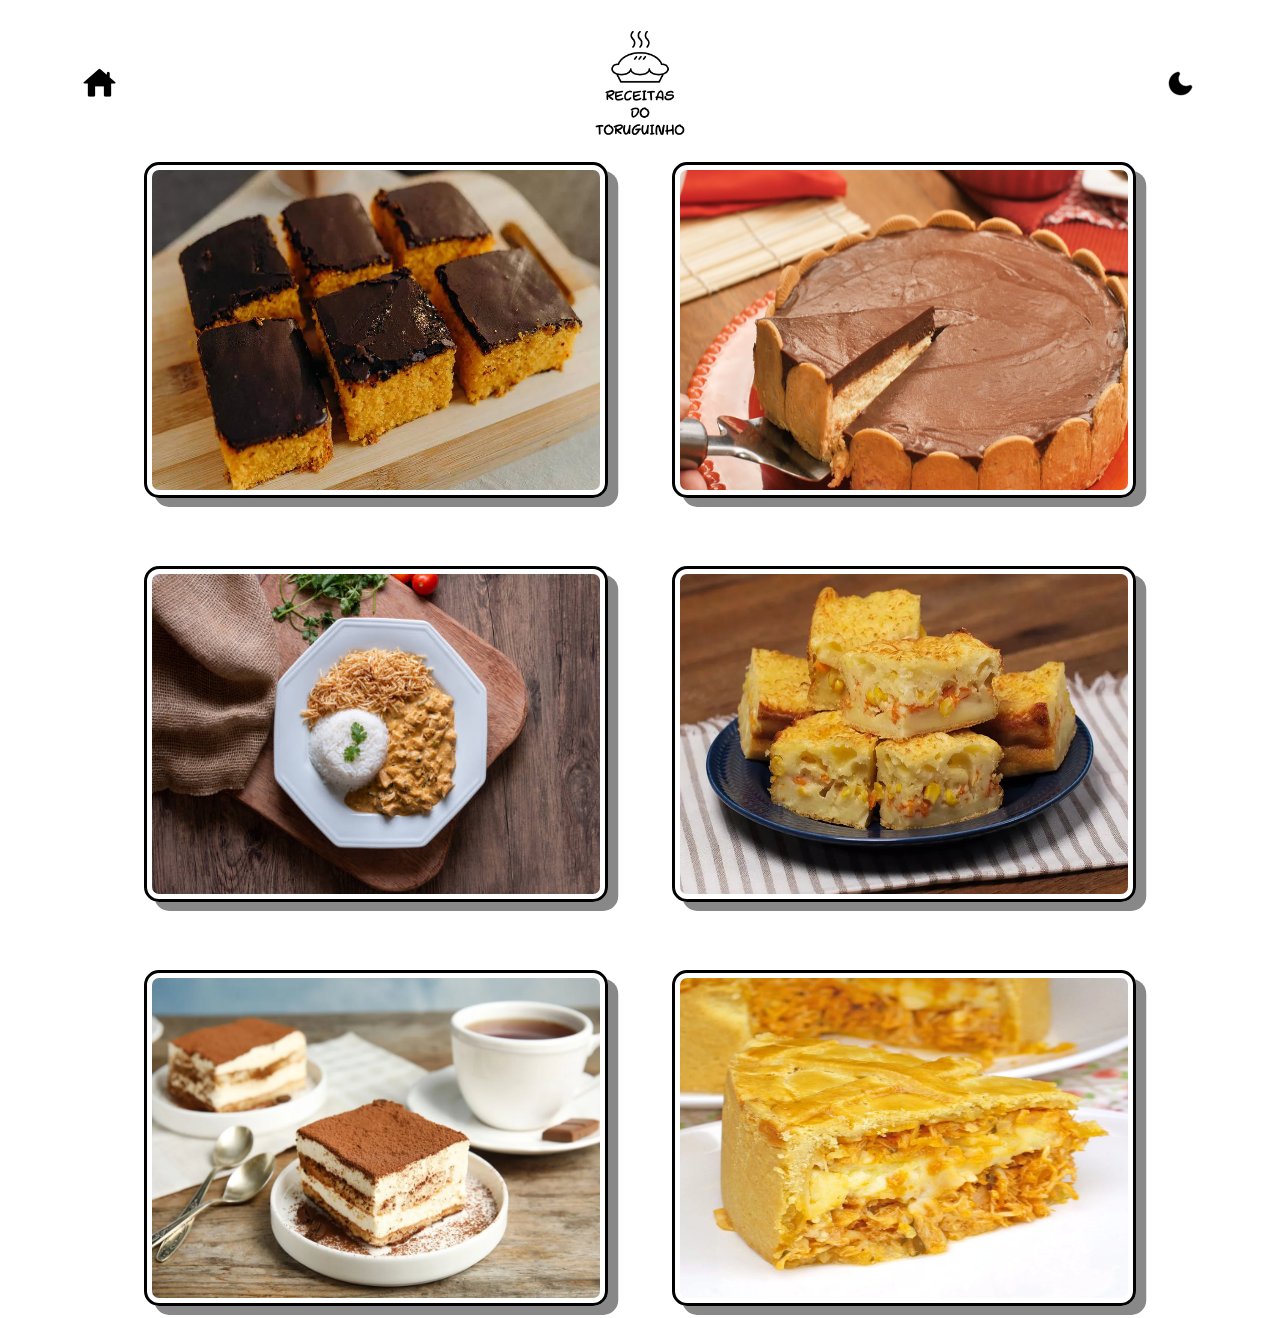
<file: index.html>
<!DOCTYPE html>
<html lang="pt-br">
<head>
    <meta charset="UTF-8">
    <meta http-equiv="X-UA-Compatible" content="IE=edge">
    <meta name="viewport" content="width=device-width, initial-scale=1.0">
    <title>Receitinhas Do Toruguinho</title>
    <link rel="stylesheet" type="text/css" href="style.css">
    <script src="script.js"></script>
</head>
<body>
    <div class="container">

        <div class="home" > <!-- Página principal -->
            <a href="index.html">
                <img id="home" src="imagens/homedark.png">
            </a>
        </div>
        
        <div class="logo"> <!-- logo -->
            <img id="tema" src="imagens/logolight.png"  
            width="150"
            height="150"> 
        </div>

        <div class="CheckBoxDark">
            <input type="checkbox" id='check' onclick='darkmode()'></input>  <!-- botao do checkbox -->
            <label for="check" class="toggle"><span></span></label>             
        </div>

    </div>
    
    <div class="receitinhas">

        <div class="receita1">
            <a href="bc.html">
                <img id="receita" src="imagens/bolocenora.png">
                <div class="texto-sobre1">Bolo de Cenoura</div>
            </a>
        </div>

        <div class="receita2">
            <a href="ta.html">
                <img id="receita" src="imagens/tortaalema.png">
                <div class="texto-sobre2">Torta Alemã</div>
            </a>
        </div>
        
        <div class="receita3">
            <a href="s.html">
                <img id="receita" src="imagens/strogonoff.png">
                <div class="texto-sobre3">Strogonoff</div>
            </a>
        </div>

        <div class="receita4">
            <a href="ts.html">
                <img id="receita" src="imagens/tortasalgada.png">
                <div class="texto-sobre4">Torta Salgada</div>
            </a>
        </div>

        <div class="receita5">
            <a href="t.html">
                <img id="receita" src="imagens/tiramisu.png">
                <div class="texto-sobre5">Tiramisu</div>
            </a>
        </div>

        <div class="receita6">
            <a href="e.html">
                <img id="receita" src="imagens/empadao.png">
                <div class="texto-sobre6">Empadão</div>
            </a>
        </div>

    </div>

</body>
</html>
</file>
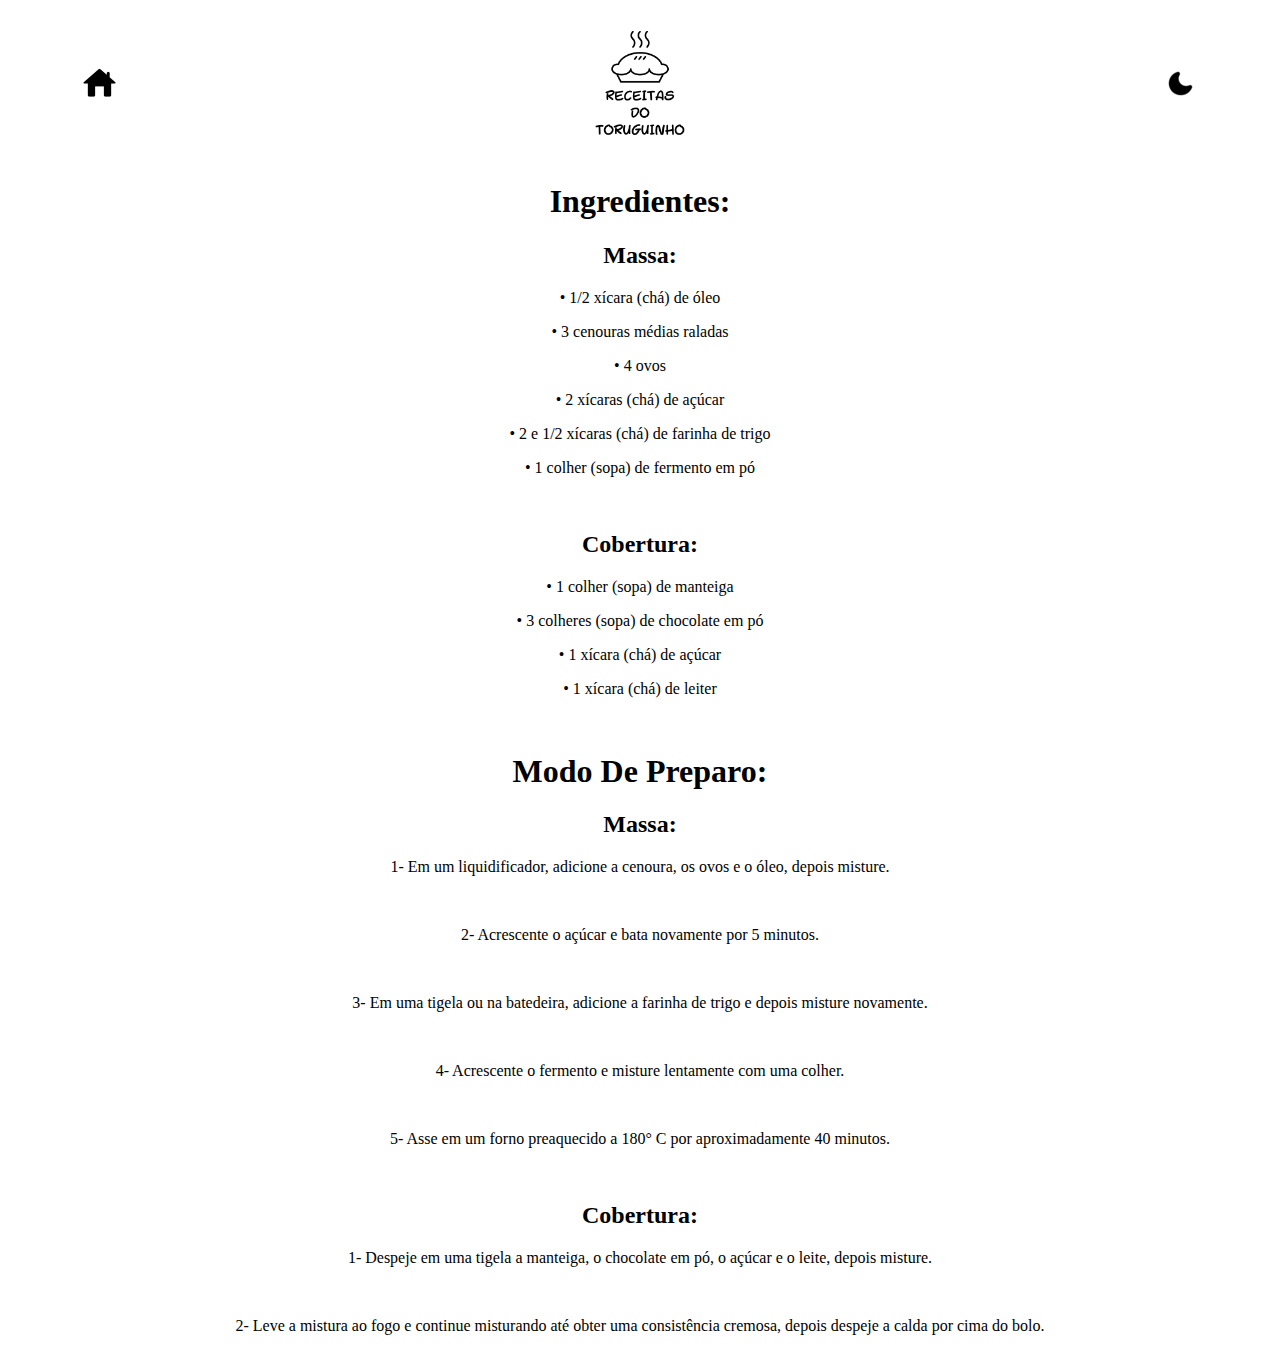
<file: bc.html>
<!DOCTYPE html>
<html lang="pt-br">
<head>
    <meta charset="UTF-8">
    <meta http-equiv="X-UA-Compatible" content="IE=edge">
    <meta name="viewport" content="width=device-width, initial-scale=1.0">
    <title>Receitinhas Do Toruguinho</title>
    <link rel="stylesheet" type="text/css" href="style.css">
    <script src="script.js"></script>
</head>
<body>
    <div class="container">

        <div class="home" > <!-- Página principal -->
            <a href="index.html"><img id="home" src="imagens/homedark.png"></a>
        </div>
        
        <div class="logo"> <!-- logo -->
            <img id="tema" src="imagens/logolight.png"  
            width="150"
            height="150"> 
        </div>

        <div class="CheckBoxDark">
            <input type="checkbox" id='check' onclick='darkmode()'></input>  <!-- botao do checkbox -->
            <label for="check" class="toggle"><span></span></label>             
        </div>
        
        </div>
        
        <center>
        <h1>Ingredientes:</h1>
        <h2>Massa:</h2>
        
            <p>• 1/2 xícara (chá) de óleo</p>
            <p>• 3 cenouras médias raladas</p>
            <p>• 4 ovos</p>
            <p>• 2 xícaras (chá) de açúcar</p>
            <p>• 2 e 1/2 xícaras (chá) de farinha de trigo</p>
            <p>• 1 colher (sopa) de fermento em pó</p>
            
        <br>
        <h2>Cobertura:</h2>
        
            <p>• 1 colher (sopa) de manteiga</p>
            <p>• 3 colheres (sopa) de chocolate em pó</p>
            <p>• 1 xícara (chá) de açúcar</p>
            <p>• 1 xícara (chá) de leiter</p>
        
        <br>
        <h1>Modo De Preparo:</h1>
        <h2>Massa:</h2>
        
            <p>1- Em um liquidificador, adicione a cenoura, os ovos e o óleo, depois misture.</p><br>
            <p>2- Acrescente o açúcar e bata novamente por 5 minutos.</p><br>
            <p>3- Em uma tigela ou na batedeira, adicione a farinha de trigo e depois misture novamente.</p><br>
            <p>4- Acrescente o fermento e misture lentamente com uma colher.</p><br>
            <p>5- Asse em um forno preaquecido a 180° C por aproximadamente 40 minutos.</p><br>
        
        <h2>Cobertura:</h2>
        
            <p>1- Despeje em uma tigela a manteiga, o chocolate em pó, o açúcar e o leite, depois misture.</p><br>
            <p>2- Leve a mistura ao fogo e continue misturando até obter uma consistência cremosa, depois despeje a calda por cima do bolo.</p>
        </center>

</body>
</html>
</file>
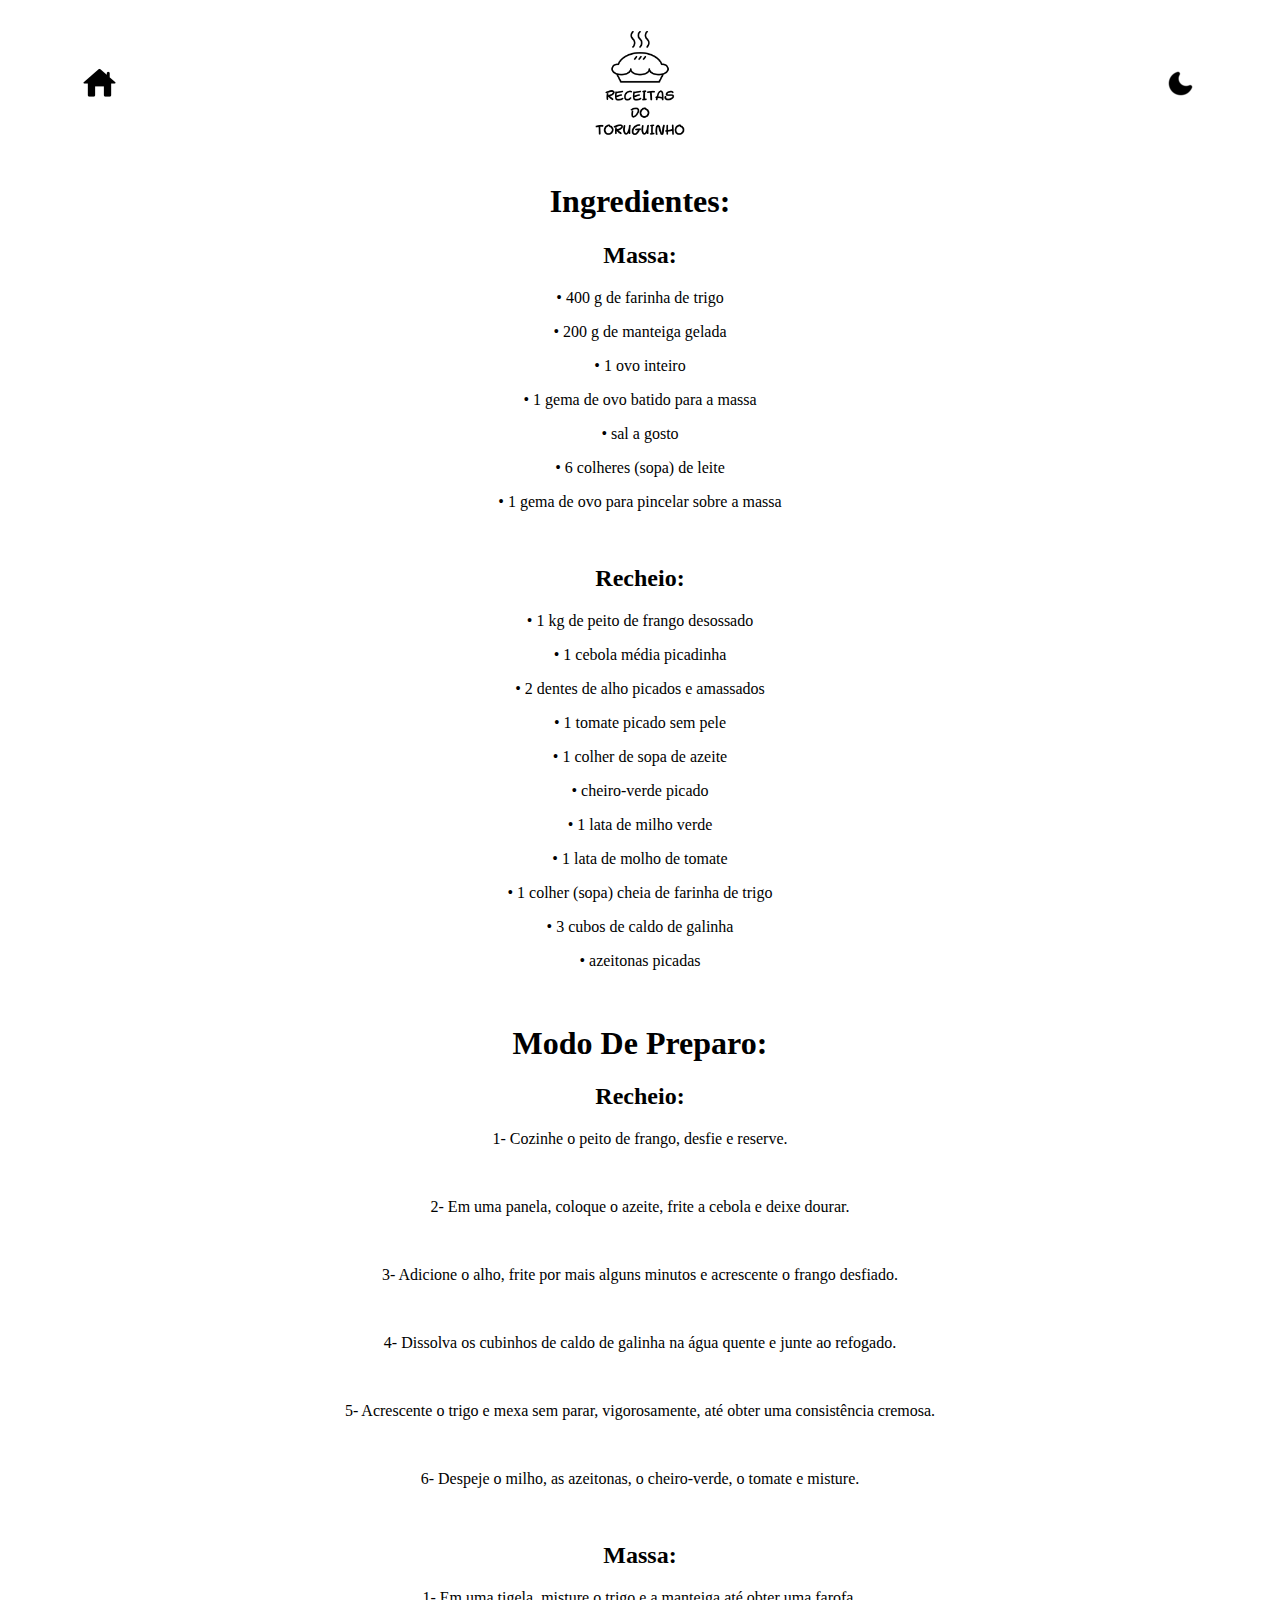
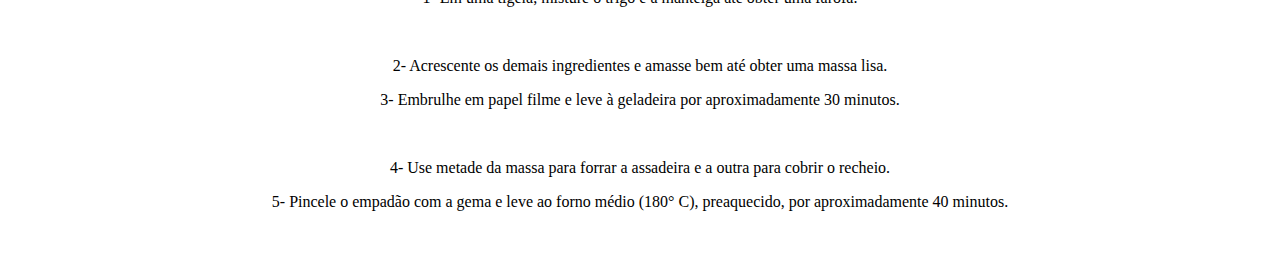
<file: e.html>
<!DOCTYPE html>
<html lang="pt-br">
<head>
    <meta charset="UTF-8">
    <meta http-equiv="X-UA-Compatible" content="IE=edge">
    <meta name="viewport" content="width=device-width, initial-scale=1.0">
    <title>Receitinhas Do Toruguinho</title>
    <link rel="stylesheet" type="text/css" href="style.css">
    <script src="script.js"></script>
</head>
<body>
    <div class="container">

        <div class="home" > <!-- Página principal -->
            <a href="index.html"><img id="home" src="imagens/homedark.png"></a>
        </div>
        
        <div class="logo"> <!-- logo -->
            <img id="tema" src="imagens/logolight.png"  
            width="150"
            height="150"> 
        </div>

        <div class="CheckBoxDark">
            <input type="checkbox" id='check' onclick='darkmode()'></input>  <!-- botao do checkbox -->
            <label for="check" class="toggle"><span></span></label>             
        </div>
        
        </div>
        
        <center>
        <h1>Ingredientes:</h1>
        <h2>Massa:</h2>
        
            <p>• 400 g de farinha de trigo</p>
            <p>• 200 g de manteiga gelada</p>
            <p>• 1 ovo inteiro</p>
            <p>• 1 gema de ovo batido para a massa</p>
            <p>• sal a gosto</p>
            <p>• 6 colheres (sopa) de leite</p>
            <p>• 1 gema de ovo para pincelar sobre a massa</p>
            
        <br>
        <h2>Recheio:</h2>
        
            <p>• 1 kg de peito de frango desossado</p>
            <p>• 1 cebola média picadinha</p>
            <p>• 2 dentes de alho picados e amassados</p>
            <p>• 1 tomate picado sem pele</p>
            <p>• 1 colher de sopa de azeite</p>
            <p>• cheiro-verde picado</p>
            <p>• 1 lata de milho verde</p>
            <p>• 1 lata de molho de tomate</p>
            <p>• 1 colher (sopa) cheia de farinha de trigo</p>
            <p>• 3 cubos de caldo de galinha</p>
            <p>• azeitonas picadas</p>
        
        <br>
        <h1>Modo De Preparo:</h1>
        <h2>Recheio:</h2>
        
            <p>1- Cozinhe o peito de frango, desfie e reserve.</p><br>
            <p>2- Em uma panela, coloque o azeite, frite a cebola e deixe dourar.</p><br>
            <p>3- Adicione o alho, frite por mais alguns minutos e acrescente o frango desfiado.</p><br>
            <p>4- Dissolva os cubinhos de caldo de galinha na água quente e junte ao refogado.</p><br>
            <p>5- Acrescente o trigo e mexa sem parar, vigorosamente, até obter uma consistência cremosa.</p><br>
            <p>6- Despeje o milho, as azeitonas, o cheiro-verde, o tomate e misture.</p><br>
        
        <h2>Massa:</h2>
        
            <p>1- Em uma tigela, misture o trigo e a manteiga até obter uma farofa.</p><br>
            <p>2- Acrescente os demais ingredientes e amasse bem até obter uma massa lisa.</p>
            <p>3- Embrulhe em papel filme e leve à geladeira por aproximadamente 30 minutos.</p><br>
            <p>4- Use metade da massa para forrar a assadeira e a outra para cobrir o recheio.</p>
            <p>5- Pincele o empadão com a gema e leve ao forno médio (180° C), preaquecido, por aproximadamente 40 minutos.</p><br>
    
        </center>

</body>
</html>
</file>
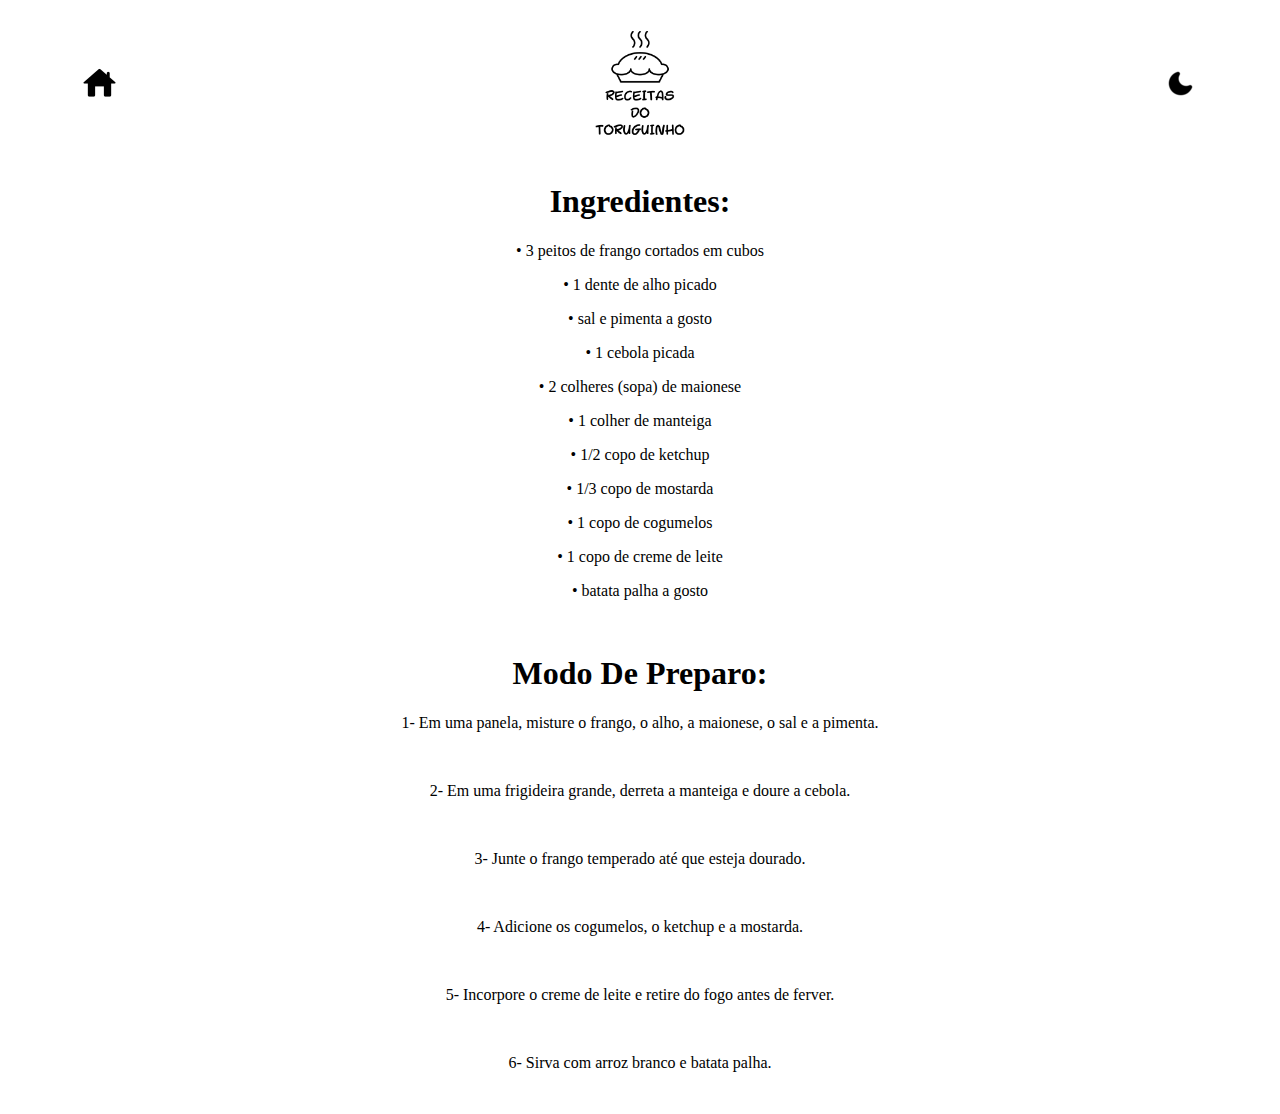
<file: s.html>
<!DOCTYPE html>
<html lang="pt-br">
<head>
    <meta charset="UTF-8">
    <meta http-equiv="X-UA-Compatible" content="IE=edge">
    <meta name="viewport" content="width=device-width, initial-scale=1.0">
    <title>Receitinhas Do Toruguinho</title>
    <link rel="stylesheet" type="text/css" href="style.css">
    <script src="script.js"></script>
</head>
<body>
    <div class="container">

        <div class="home" > <!-- Página principal -->
            <a href="index.html"><img id="home" src="imagens/homedark.png"></a>
        </div>
        
        <div class="logo"> <!-- logo -->
            <img id="tema" src="imagens/logolight.png"  
            width="150"
            height="150"> 
        </div>

        <div class="CheckBoxDark">
            <input type="checkbox" id='check' onclick='darkmode()'></input>  <!-- botao do checkbox -->
            <label for="check" class="toggle"><span></span></label>             
        </div>
        
        </div>
        
        <center>
        <h1>Ingredientes:</h1>
        
            <p>• 3 peitos de frango cortados em cubos</p>
            <p>• 1 dente de alho picado</p>
            <p>• sal e pimenta a gosto</p>
            <p>• 1 cebola picada</p>
            <p>• 2 colheres (sopa) de maionese</p>
            <p>• 1 colher de manteiga</p>
            <p>• 1/2 copo de ketchup</p>
            <p>• 1/3 copo de mostarda</p>
            <p>• 1 copo de cogumelos</p>
            <p>• 1 copo de creme de leite</p>
            <p>• batata palha a gosto</p>

        <br>
        <h1>Modo De Preparo:</h1>
        
            <p>1- Em uma panela, misture o frango, o alho, a maionese, o sal e a pimenta.</p><br>
            <p>2- Em uma frigideira grande, derreta a manteiga e doure a cebola.</p><br>
            <p>3- Junte o frango temperado até que esteja dourado.</p><br>
            <p>4- Adicione os cogumelos, o ketchup e a mostarda.</p><br>
            <p>5- Incorpore o creme de leite e retire do fogo antes de ferver.</p><br>
            <p>6- Sirva com arroz branco e batata palha.</p><br>

        </center>

</body>
</html>
</file>
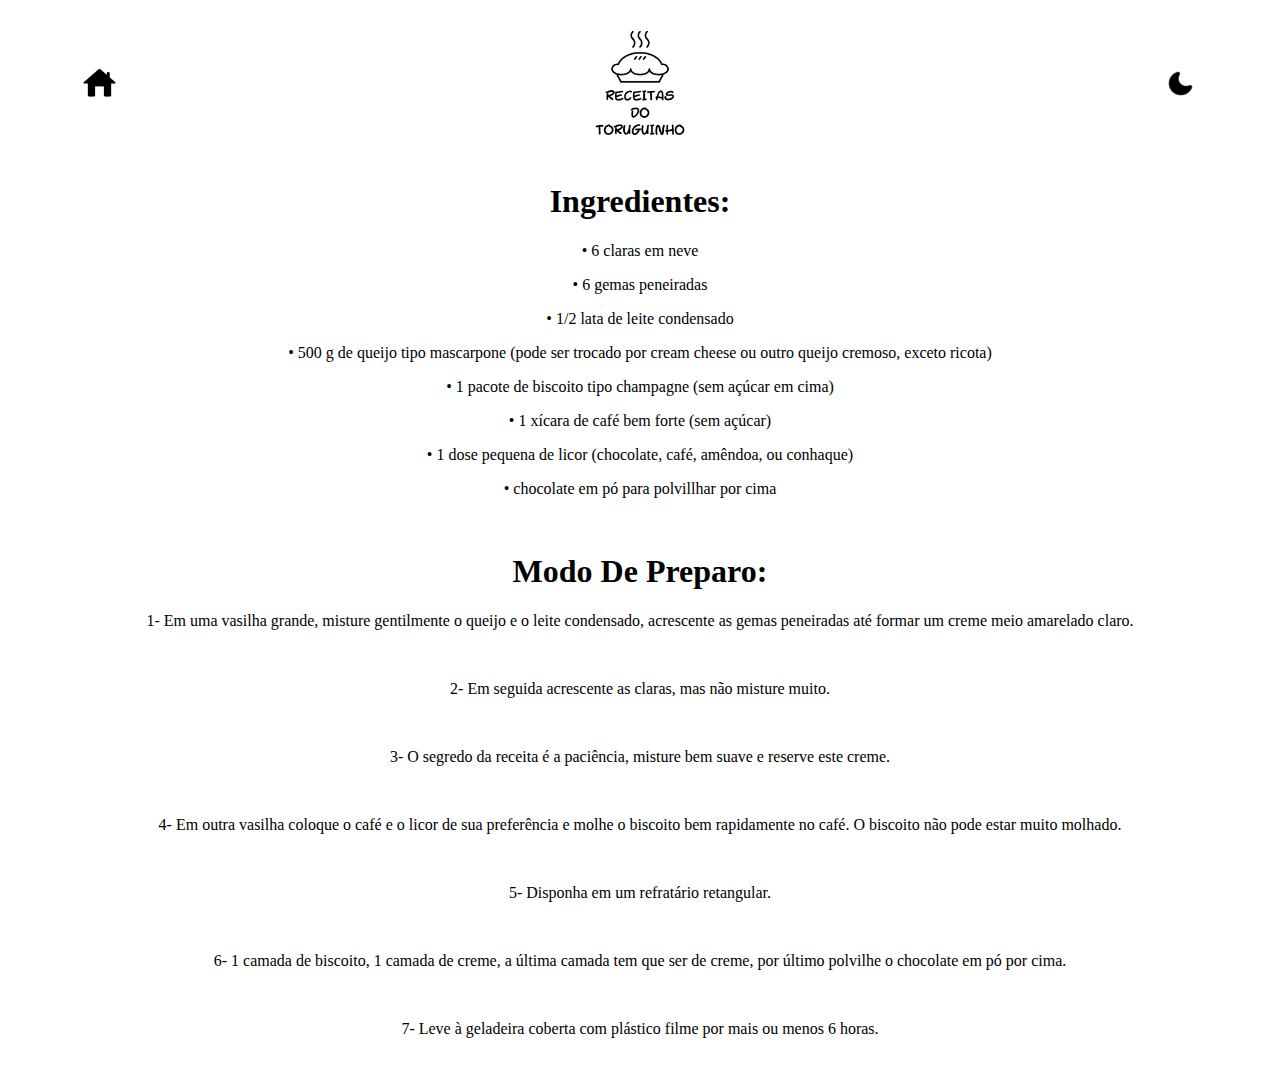
<file: t.html>
<!DOCTYPE html>
<html lang="pt-br">
<head>
    <meta charset="UTF-8">
    <meta http-equiv="X-UA-Compatible" content="IE=edge">
    <meta name="viewport" content="width=device-width, initial-scale=1.0">
    <title>Receitinhas Do Toruguinho</title>
    <link rel="stylesheet" type="text/css" href="style.css">
    <script src="script.js"></script>
</head>
<body>
    <div class="container">

        <div class="home" > <!-- Página principal -->
            <a href="index.html"><img id="home" src="imagens/homedark.png"></a>
        </div>
        
        <div class="logo"> <!-- logo -->
            <img id="tema" src="imagens/logolight.png"  
            width="150"
            height="150"> 
        </div>

        <div class="CheckBoxDark">
            <input type="checkbox" id='check' onclick='darkmode()'></input>  <!-- botao do checkbox -->
            <label for="check" class="toggle"><span></span></label>             
        </div>
        
        </div>
        
        <center>
        <h1>Ingredientes:</h1>
        
            <p>• 6 claras em neve</p>
            <p>• 6 gemas peneiradas</p>
            <p>• 1/2 lata de leite condensado</p>
            <p>• 500 g de queijo tipo mascarpone (pode ser trocado por cream cheese ou outro queijo cremoso, exceto ricota)</p>
            <p>• 1 pacote de biscoito tipo champagne (sem açúcar em cima)</p>
            <p>• 1 xícara de café bem forte (sem açúcar)</p>
            <p>• 1 dose pequena de licor (chocolate, café, amêndoa, ou conhaque)</p>
            <p>• chocolate em pó para polvillhar por cima</p>

        <br>
        <h1>Modo De Preparo:</h1>
        
            <p>1- Em uma vasilha grande, misture gentilmente o queijo e o leite condensado, acrescente as gemas peneiradas até formar um creme meio amarelado claro.</p><br>
            <p>2- Em seguida acrescente as claras, mas não misture muito.</p><br>
            <p>3- O segredo da receita é a paciência, misture bem suave e reserve este creme.</p><br>
            <p>4- Em outra vasilha coloque o café e o licor de sua preferência e molhe o biscoito bem rapidamente no café. O biscoito não pode estar muito molhado.</p><br>
            <p>5- Disponha em um refratário retangular.</p><br>
            <p>6- 1 camada de biscoito, 1 camada de creme, a última camada tem que ser de creme, por último polvilhe o chocolate em pó por cima.</p><br>
            <p>7- Leve à geladeira coberta com plástico filme por mais ou menos 6 horas.</p><br>

        </center>

</body>
</html>
</file>
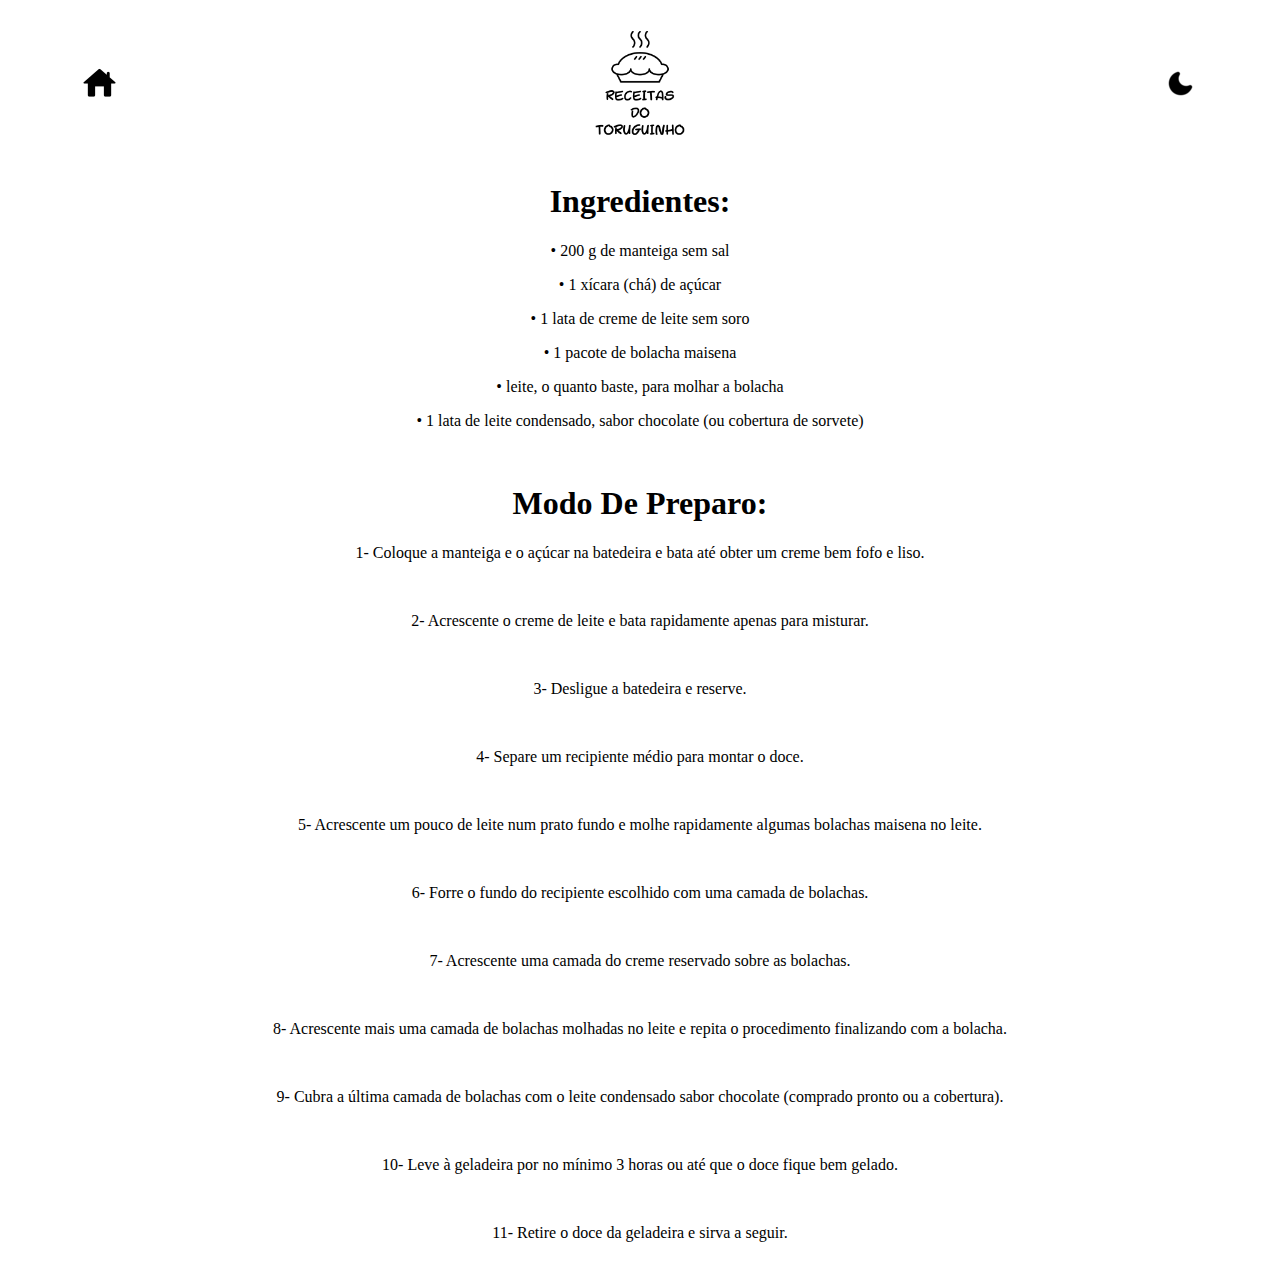
<file: ta.html>
<!DOCTYPE html>
<html lang="pt-br">
<head>
    <meta charset="UTF-8">
    <meta http-equiv="X-UA-Compatible" content="IE=edge">
    <meta name="viewport" content="width=device-width, initial-scale=1.0">
    <title>Receitinhas Do Toruguinho</title>
    <link rel="stylesheet" type="text/css" href="style.css">
    <script src="script.js"></script>
</head>
<body>
    <div class="container">

        <div class="home" > <!-- Página principal -->
            <a href="index.html"><img id="home" src="imagens/homedark.png"></a>
        </div>
        
        <div class="logo"> <!-- logo -->
            <img id="tema" src="imagens/logolight.png"  
            width="150"
            height="150"> 
        </div>

        <div class="CheckBoxDark">
            <input type="checkbox" id='check' onclick='darkmode()'></input>  <!-- botao do checkbox -->
            <label for="check" class="toggle"><span></span></label>             
        </div>
        
        </div>
        
        <center>
        <h1>Ingredientes:</h1>
        
            <p>• 200 g de manteiga sem sal</p>
            <p>• 1 xícara (chá) de açúcar</p>
            <p>• 1 lata de creme de leite sem soro</p>
            <p>• 1 pacote de bolacha maisena</p>
            <p>• leite, o quanto baste, para molhar a bolacha</p>
            <p>• 1 lata de leite condensado, sabor chocolate (ou cobertura de sorvete)</p>

        <br>
        <h1>Modo De Preparo:</h1>
        
            <p>1- Coloque a manteiga e o açúcar na batedeira e bata até obter um creme bem fofo e liso.</p><br>
            <p>2- Acrescente o creme de leite e bata rapidamente apenas para misturar.</p><br>
            <p>3- Desligue a batedeira e reserve.</p><br>
            <p>4- Separe um recipiente médio para montar o doce.</p><br>
            <p>5- Acrescente um pouco de leite num prato fundo e molhe rapidamente algumas bolachas maisena no leite.</p><br>
            <p>6- Forre o fundo do recipiente escolhido com uma camada de bolachas.</p><br>
            <p>7- Acrescente uma camada do creme reservado sobre as bolachas.</p><br>
            <p>8- Acrescente mais uma camada de bolachas molhadas no leite e repita o procedimento finalizando com a bolacha.</p><br>
            <p>9- Cubra a última camada de bolachas com o leite condensado sabor chocolate (comprado pronto ou a cobertura).</p><br>
            <p>10- Leve à geladeira por no mínimo 3 horas ou até que o doce fique bem gelado.</p><br>
            <p>11- Retire o doce da geladeira e sirva a seguir.</p><br>

        </center>

</body>
</html>
</file>
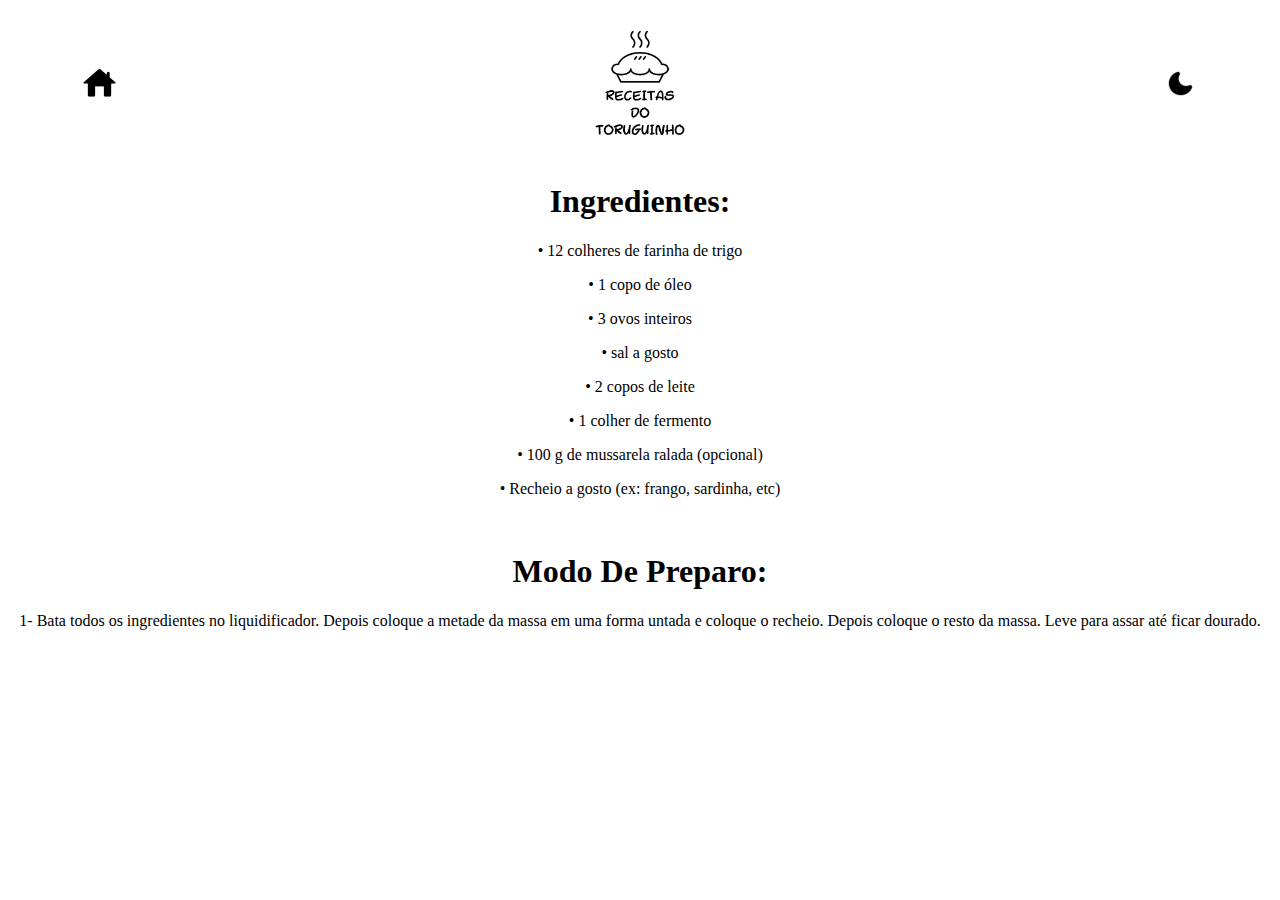
<file: ts.html>
<!DOCTYPE html>
<html lang="pt-br">
<head>
    <meta charset="UTF-8">
    <meta http-equiv="X-UA-Compatible" content="IE=edge">
    <meta name="viewport" content="width=device-width, initial-scale=1.0">
    <title>Receitinhas Do Toruguinho</title>
    <link rel="stylesheet" type="text/css" href="style.css">
    <script src="script.js"></script>
</head>
<body>
    <div class="container">

        <div class="home" > <!-- Página principal -->
            <a href="index.html"><img id="home" src="imagens/homedark.png"></a>
        </div>
        
        <div class="logo"> <!-- logo -->
            <img id="tema" src="imagens/logolight.png"  
            width="150"
            height="150"> 
        </div>

        <div class="CheckBoxDark">
            <input type="checkbox" id='check' onclick='darkmode()'></input>  <!-- botao do checkbox -->
            <label for="check" class="toggle"><span></span></label>             
        </div>
        
        </div>
        
        <center>
        <h1>Ingredientes:</h1>
        
            <p>• 12 colheres de farinha de trigo</p>
            <p>• 1 copo de óleo</p>
            <p>• 3 ovos inteiros</p>
            <p>• sal a gosto</p>
            <p>• 2 copos de leite</p>
            <p>• 1 colher de fermento</p>
            <p>• 100 g de mussarela ralada (opcional)</p>
            <p>• Recheio a gosto (ex: frango, sardinha, etc)</p>

        <br>
        <h1>Modo De Preparo:</h1>
        
            <p>1- Bata todos os ingredientes no liquidificador. Depois coloque a metade da massa em uma forma untada e coloque o recheio. Depois coloque o resto da massa. Leve para assar até ficar dourado.</p><br>

        </center>

</body>
</html>
</file>
<file: style.css>
body{
  background: white;			/*cor base*/
  color: black;                      
}

.dark-mode{
  background: black;			/*cor no modo noturno*/
  color: white;
}

.CheckBoxDark input[type="checkbox"] {
display:none;							/*tirar a barra de checkbox*/
justify-content: right;
}

.CheckBoxDark input + label {
display: inline-block;					/*mudar o checkbox para uma imagem*/
width: 35px;
height: 35px;
cursor: pointer;	
background-image: url('imagens/moon.png');
}

.CheckBoxDark input[type="checkbox"]:checked + label {
background-image: url('imagens/sun.png')		/*mudar imagem no checkbox quando ele for marcado*/
}

.container{ 			/*container barra inicial*/
  display:flex;		
align-items: center;
align-content: space-between;
justify-content: center;
width :90%;
margin : 0 auto;
gap: 35vw;
}

.receitinhas {					/*Container das receitinhas*/

display: flex;						
flex-wrap: wrap;  
align-content: center;
justify-content: center;
width: 90%;   
margin: 0 auto;
gap: 5vw;

}

.receitinhas img{
  filter: blur(0px); /* adiciona o efeito de blur */
  transition: filter 0.1s; /* adiciona uma transição suave */
}

.receitinhas img:hover {
  filter: blur(5px); /* aumenta o blur quando o mouse estiver em cima */
}

#receita {			/*mudar design das boxes das receitas*/

width:  35vw;
height: 25vw;
background-size: cover;
border-radius: 15px;
border: 3px solid black;
padding: 5px ;
  box-shadow: 0.8vw 0.7vw #888888;
} 

/*só tem confusão aqui para baixo*/

.receita1{
  position: relative; /* para posicionar o texto sobre a imagem */
}

.receita1 .texto-sobre1 {
  position: absolute; /* posiciona o texto no meio da imagem */
  top: 50%;
  left: 50%;
  transform: translate(-50%, -50%);
  visibility: hidden; /* esconde o texto por padrão */
  color: white;
  -webkit-text-stroke-width: 0.3vw; /* largura da borda */
  -webkit-text-stroke-color: black; /* cor da borda */
  font-size: 6vw;
  font-family: Arial, Helvetica, sans-serif;
}

.receita1:hover .texto-sobre1 {
  visibility: visible; /* mostra o texto quando o mouse estiver em cima da imagem */
}

.receita2{
  position: relative; /* para posicionar o texto sobre a imagem */
}

.receita2 .texto-sobre2 {
  position: absolute; /* posiciona o texto no meio da imagem */
  top: 50%;
  left: 50%;
  transform: translate(-50%, -50%);
  visibility: hidden; /* esconde o texto por padrão */
  color: white;
  -webkit-text-stroke-width: 0.3vw; /* largura da borda */
  -webkit-text-stroke-color: black; /* cor da borda */
  font-size: 6vw;
  font-family: Arial, Helvetica, sans-serif;
}

.receita2:hover .texto-sobre2 {
  visibility: visible; /* mostra o texto quando o mouse estiver em cima da imagem */
}

.receita3{
  position: relative; /* para posicionar o texto sobre a imagem */
}

.receita3 .texto-sobre3 {
  position: absolute; /* posiciona o texto no meio da imagem */
  top: 50%;
  left: 50%;
  transform: translate(-50%, -50%);
  visibility: hidden; /* esconde o texto por padrão */
  color: white;
  -webkit-text-stroke-width: 0.3vw; /* largura da borda */
  -webkit-text-stroke-color: black; /* cor da borda */
  font-size: 6vw;
  font-family: Arial, Helvetica, sans-serif;
}

.receita3:hover .texto-sobre3 {
  visibility: visible; /* mostra o texto quando o mouse estiver em cima da imagem */
}

.receita4{
  position: relative; /* para posicionar o texto sobre a imagem */
}

.receita4 .texto-sobre4 {
  position: absolute; /* posiciona o texto no meio da imagem */
  top: 50%;
  left: 50%;
  transform: translate(-50%, -50%);
  visibility: hidden; /* esconde o texto por padrão */
  color: white;
  -webkit-text-stroke-width: 0.3vw; /* largura da borda */
  -webkit-text-stroke-color: black; /* cor da borda */
  font-size: 6vw;
  font-family: Arial, Helvetica, sans-serif;
}

.receita4:hover .texto-sobre4 {
  visibility: visible; /* mostra o texto quando o mouse estiver em cima da imagem */
}

.receita5{
  position: relative; /* para posicionar o texto sobre a imagem */
}

.receita5 .texto-sobre5 {
  position: absolute; /* posiciona o texto no meio da imagem */
  top: 50%;
  left: 50%;
  transform: translate(-50%, -50%);
  visibility: hidden; /* esconde o texto por padrão */
  color: white;
  -webkit-text-stroke-width: 0.3vw; /* largura da borda */
  -webkit-text-stroke-color: black; /* cor da borda */
  font-size: 6vw;
  font-family: Arial, Helvetica, sans-serif;
}

.receita5:hover .texto-sobre5 {
  visibility: visible; /* mostra o texto quando o mouse estiver em cima da imagem */
}

.receita6{
  position: relative; /* para posicionar o texto sobre a imagem */
}

.receita6 .texto-sobre6 {
  position: absolute; /* posiciona o texto no meio da imagem */
  top: 50%;
  left: 50%;
  transform: translate(-50%, -50%);
  visibility: hidden; /* esconde o texto por padrão */
  color: white;
  -webkit-text-stroke-width: 0.3vw; /* largura da borda */
  -webkit-text-stroke-color: black; /* cor da borda */
  font-size: 6vw;
  font-family: Arial, Helvetica, sans-serif;
}

.receita6:hover .texto-sobre6 {
  visibility: visible; /* mostra o texto quando o mouse estiver em cima da imagem */
}


/*tudo aqui em baixo é responsividade*/

@media only screen and (max-width: 666px) {
body {
  font-size: 16px; /* increase font size for small screens */
}
.CheckBoxDark input + label {
  width: 35px; /* decrease size of checkbox image */
  height: 35px;
}
.container {
  gap: 70px; /* decrease gap for small screens */
}
}

@media only screen and (min-width: 667px) and (max-width: 736px) {
body {
  font-size: 16px; /* increase font size for small screens */
}
.CheckBoxDark input + label {
  width: 35px; /* decrease size of checkbox image */
  height: 35px;
}
.container {
  gap: 200px; /* decrease gap for small screens */
} 
}

@media only screen and (min-width: 737px) and (max-width: 900px) {
body {
  font-size: 16px; /* increase font size for small screens */
}
.CheckBoxDark input + label {
  width: 35px; /* decrease size of checkbox image */
  height: 35px;
}
.container {
  gap: 250px; /* decrease gap for small screens */
}
}

@media only screen and (min-width: 901px) and (max-width: 1024px) {
body {
  font-size: 16px; /* increase font size for small screens */
}
.CheckBoxDark input + label {
  width: 35px; /* decrease size of checkbox image */
  height: 35px;
}
.container {
  gap: 300px; /* decrease gap for small screens */
}  
}
</file>
